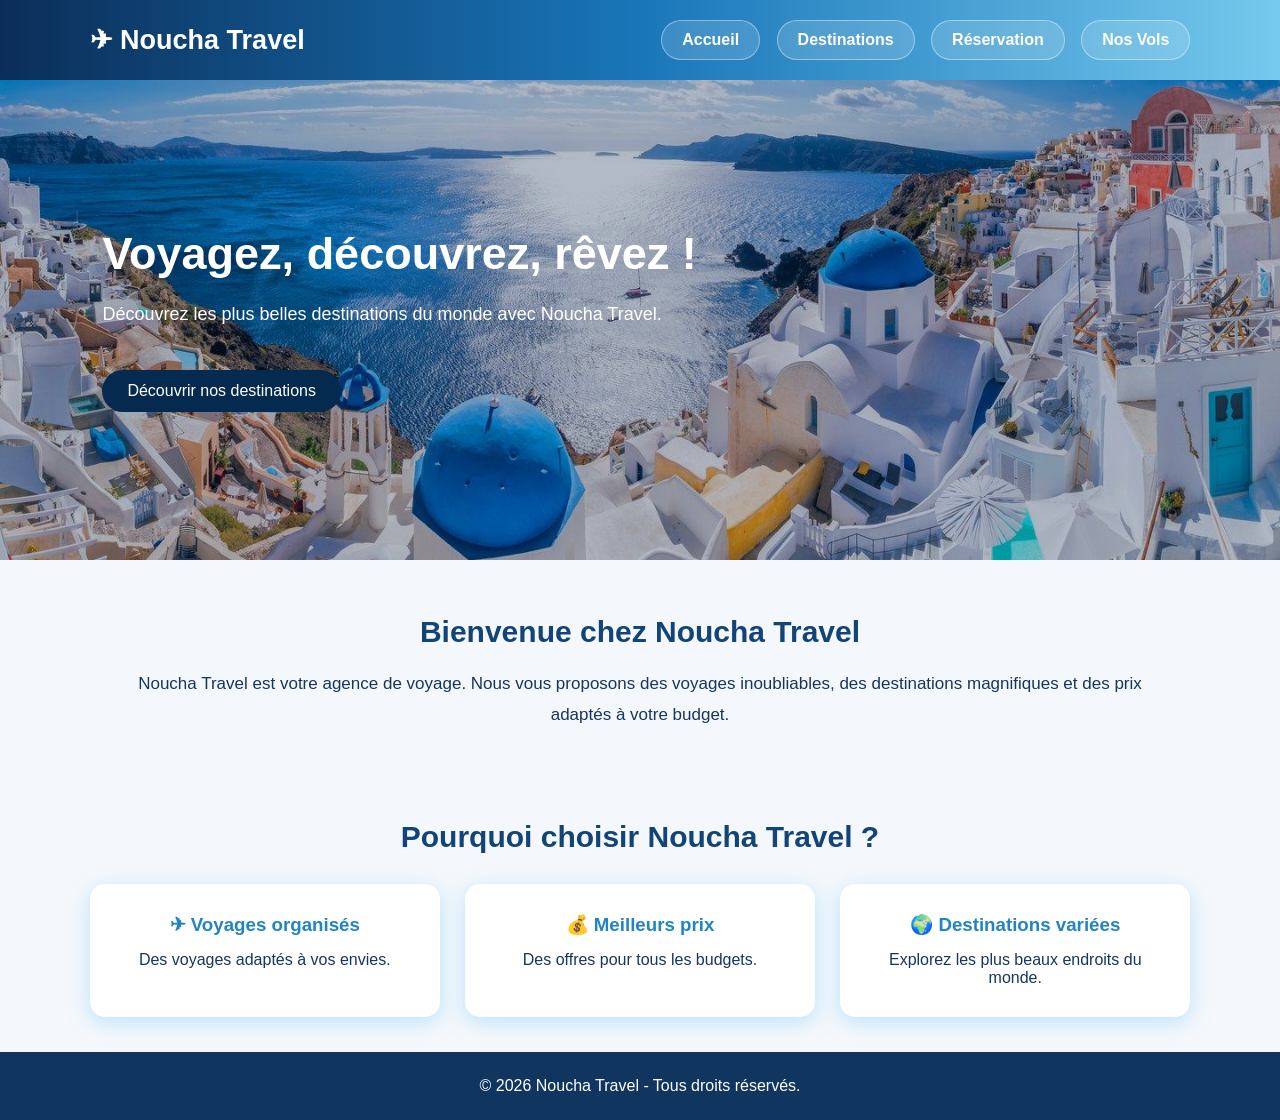
<file: index.html>
<!DOCTYPE html>
<html lang="fr">
<head>
    <meta charset="UTF-8">
    <meta name="viewport" content="width=device-width, initial-scale=1.0">
    <title>Noucha Travel - Accueil</title>
    <link rel="stylesheet" href="style.css">
</head>

<body>

<header>
    <h1>✈ Noucha Travel</h1>

    <nav>
        <a href="index.html">Accueil</a>
        <a href="destination.html">Destinations</a>
        <a href="reservation.html">Réservation</a>
        <a href="vols.html">Nos Vols</a>
    </nav>
</header>
<main>

<section class="hero">
    <div class="hero-content">
        <h2>Voyagez, découvrez, rêvez !</h2>
        <p>Découvrez les plus belles destinations du monde
           avec Noucha Travel.</p>

        <a href="destination.html" class="btn">
            Découvrir nos destinations
        </a>
    </div>
</section>

<section class="about">
    <h2>Bienvenue chez Noucha Travel</h2>

    <p>
        Noucha Travel est votre agence de voyage.
        Nous vous proposons des voyages inoubliables,
        des destinations magnifiques et des prix
        adaptés à votre budget.
    </p>
</section>

<section class="services">
    <h2>Pourquoi choisir Noucha Travel ?</h2>

    <div class="service-container">
        <div class="service">
            <h3>✈ Voyages organisés</h3>
            <p>Des voyages adaptés à vos envies.</p>
        </div>

        <div class="service">
            <h3>💰 Meilleurs prix</h3>
            <p>Des offres pour tous les budgets.</p>
        </div>

        <div class="service">
            <h3>🌍 Destinations variées</h3>
            <p>Explorez les plus beaux endroits du monde.</p>
        </div>
    </div>
</section>


<footer>
    <p>© 2026 Noucha Travel - Tous droits réservés.</p>
</footer
></main>
</body>
</html>
</file>
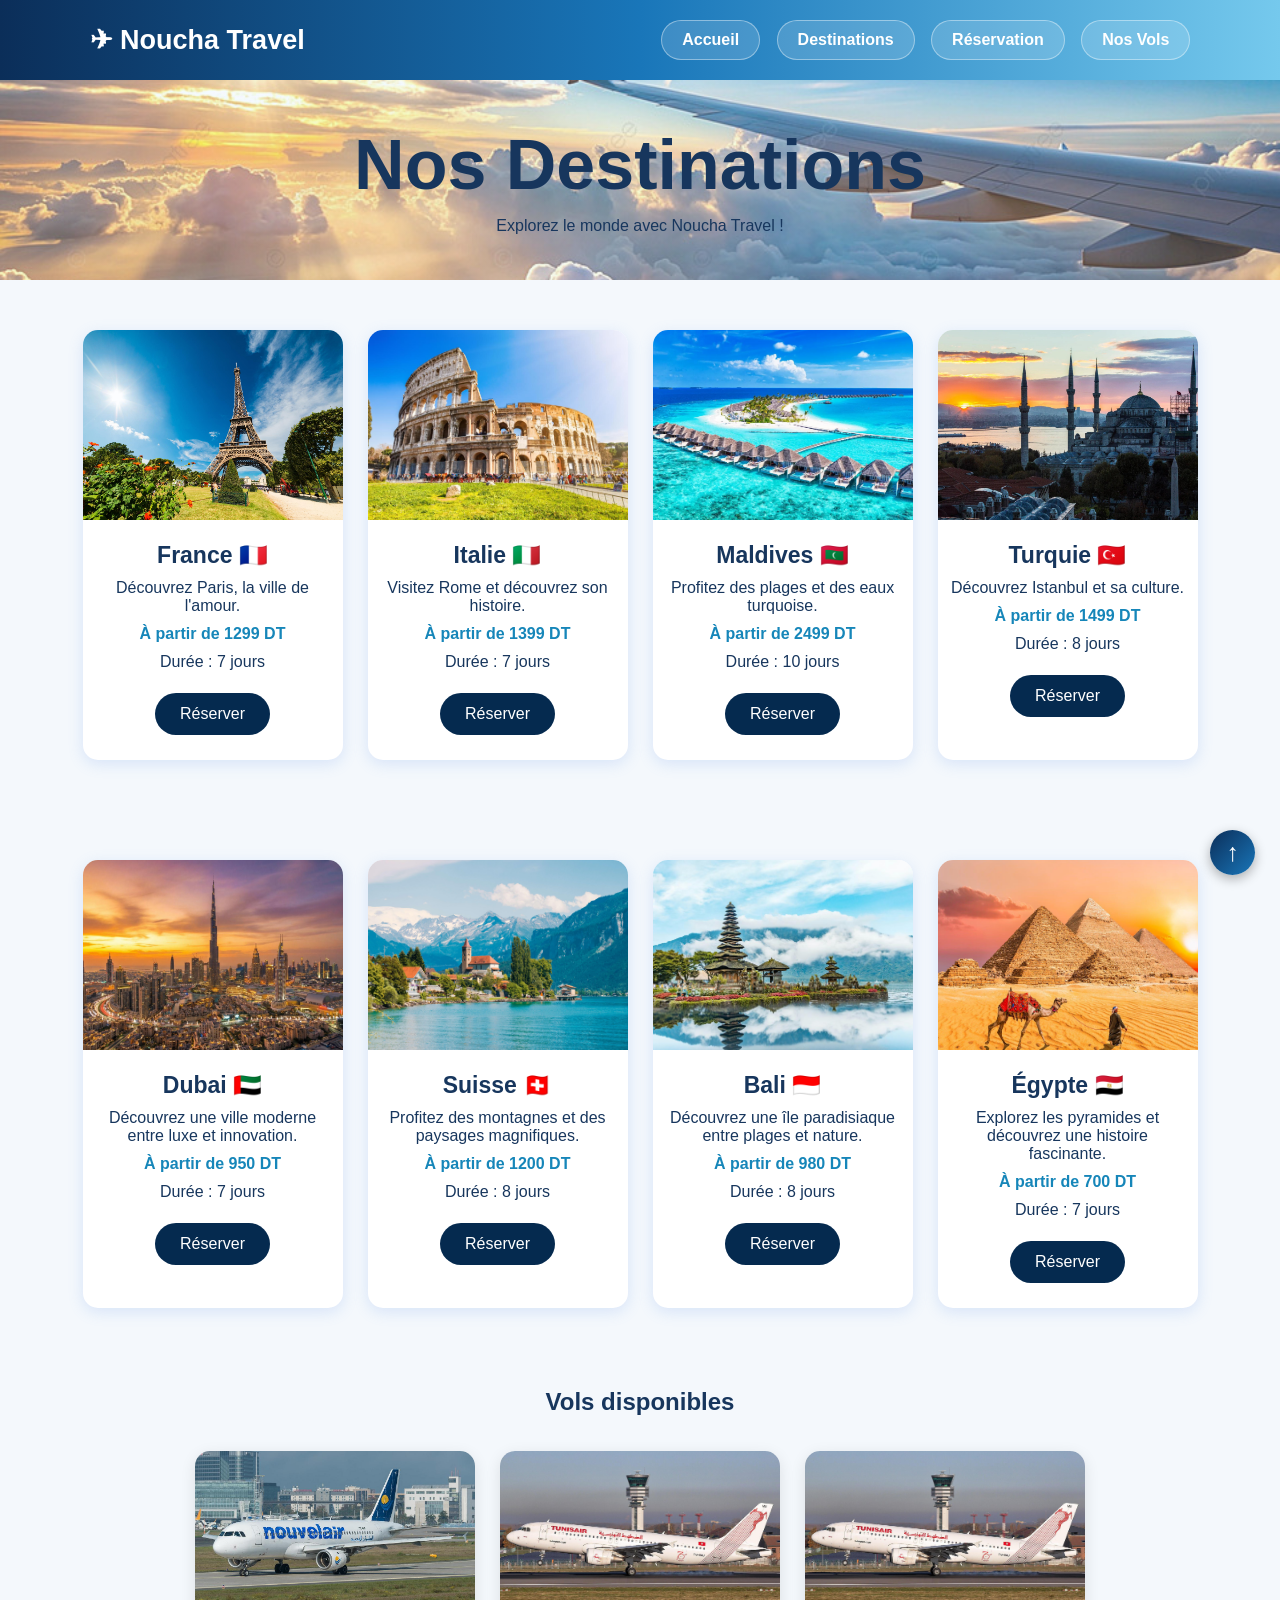
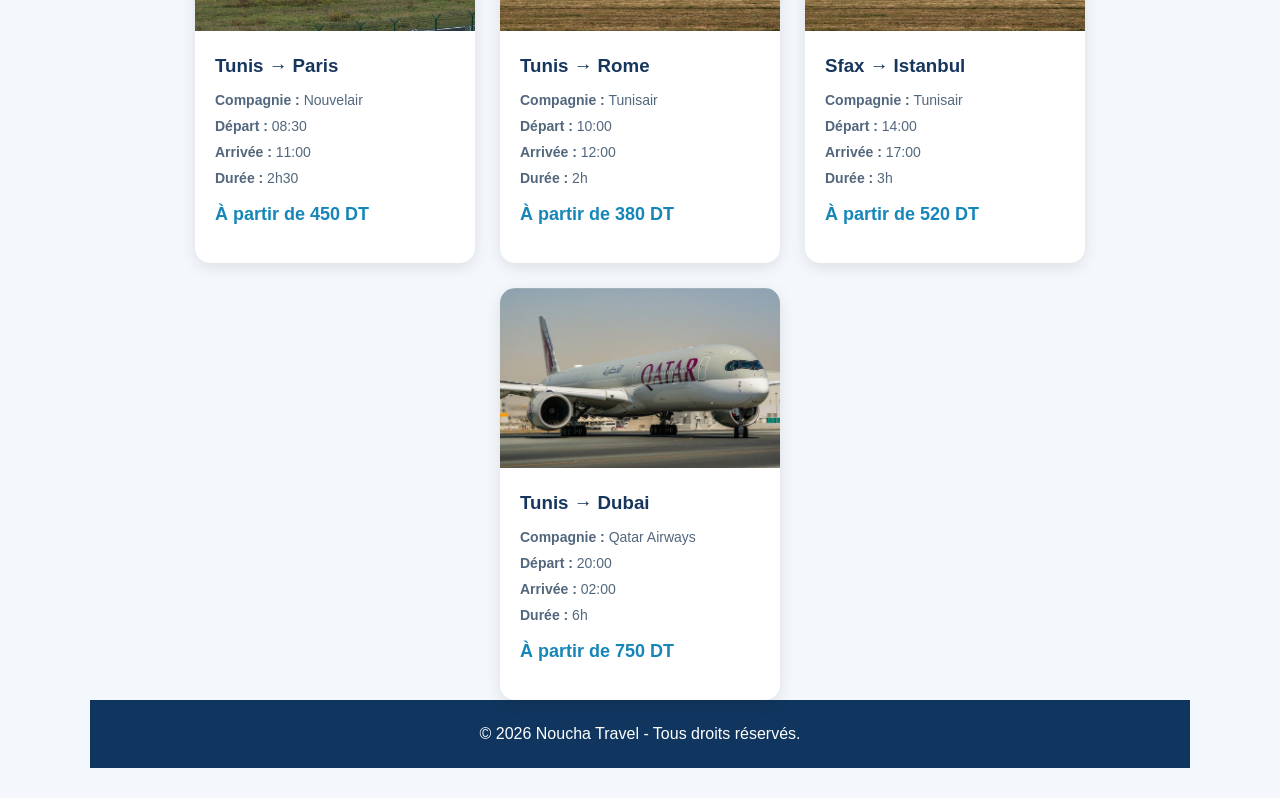
<file: destination.html>
<!DOCTYPE html>
<html lang="fr">
<head>
    <meta charset="UTF-8">
    <meta name="viewport" content="width=device-width, initial-scale=1.0">
    <title>Noucha Travel - Destinations</title>
    <link rel="stylesheet" href="style.css">
</head>

<body id="top">
<main>
<header>
    <h1>✈ Noucha Travel</h1>

    <nav>
        <a href="index.html">Accueil</a>
        <a href="destination.html">Destinations</a>
        <a href="reservation.html">Réservation</a>
        <a href="vols.html">Nos Vols</a>
    </nav>
</header>

<section class="page-title">
    <h2>Nos Destinations</h2>
    <p>Explorez le monde avec Noucha Travel !</p>
</section>

<section class="destinations">

    <div class="destination-card">
        <img src="p1.jpeg" alt="France">

        <h3>France 🇫🇷</h3>
        <p>Découvrez Paris, la ville de l'amour.</p>
        <p class="price">À partir de 1299 DT</p>
        <p>Durée : 7 jours</p>
        <a href="reservation.html" class="btn">Réserver</a>
    </div>

    <div class="destination-card">
        <img src="it.jpeg" alt="Italie">

        <h3>Italie 🇮🇹</h3>
        <p>Visitez Rome et découvrez son histoire.</p>
        <p class="price">À partir de 1399 DT</p>
        <p>Durée : 7 jours</p>
        <a href="reservation.html" class="btn">Réserver</a>
    </div>

    <div class="destination-card">
        <img src="mv.jpeg" alt="Maldives">

        <h3>Maldives 🇲🇻</h3>
        <p>Profitez des plages et des eaux turquoise.</p>
        <p class="price">À partir de 2499 DT</p>
        <p>Durée : 10 jours</p>
        <a href="reservation.html" class="btn">Réserver</a>
    </div>

    <div class="destination-card">
        <img src="tr.jpeg" alt="Turquie">

        <h3>Turquie 🇹🇷</h3>
        <p>Découvrez Istanbul et sa culture.</p>
        <p class="price">À partir de 1499 DT</p>
        <p>Durée : 8 jours</p>
        <a href="reservation.html" class="btn">Réserver</a>
    </div>
</section>

<section class="destinations">

    <div class="destination-card">
        <img src="dubai.jpeg" alt="Dubai">

        <h3>Dubai 🇦🇪</h3>
        <p>Découvrez une ville moderne entre luxe et innovation.</p>
        <p class="price">À partir de 950 DT</p>
        <p>Durée : 7 jours</p>
        <a href="reservation.html" class="btn">Réserver</a>
    </div>

    <div class="destination-card">
        <img src="suisse.jpeg" alt="Suisse">

        <h3>Suisse 🇨🇭</h3>
        <p>Profitez des montagnes et des paysages magnifiques.</p>
        <p class="price">À partir de 1200 DT</p>
        <p>Durée : 8 jours</p>
        <a href="reservation.html" class="btn">Réserver</a>
    </div>

    <div class="destination-card">
        <img src="bali.jpeg" alt="Bali">

        <h3>Bali 🇮🇩</h3>
        <p>Découvrez une île paradisiaque entre plages et nature.</p>
        <p class="price">À partir de 980 DT</p>
        <p>Durée : 8 jours</p>
        <a href="reservation.html" class="btn">Réserver</a>
    </div>

    <div class="destination-card">
        <img src="eyg.jpeg" alt="Égypte">

        <h3>Égypte 🇪🇬</h3>
        <p>Explorez les pyramides et découvrez une histoire fascinante.</p>
        <p class="price">À partir de 700 DT</p>
        <p>Durée : 7 jours</p>
        <a href="reservation.html" class="btn">Réserver</a>
    </div>

</section>
<section class="vols-section">

        <h2>Vols disponibles</h2>

        <section class="vols-container" id="listeVols">

            <!-- VOL 1 -->
            <article class="vol-card"
                data-depart="Tunis"
                data-arrivee="Paris">

                <img src="nouv.jpeg" alt="Avion Nouvelair">

                <div class="vol-info">

                    <h3>Tunis → Paris</h3>

                    <p><strong>Compagnie :</strong> Nouvelair</p>
                    <p><strong>Départ :</strong> 08:30</p>
                    <p><strong>Arrivée :</strong> 11:00</p>
                    <p><strong>Durée :</strong> 2h30</p>

                    <p class="price">
                        À partir de 450 DT
                    </p>

                </div>
            </article>

            <!-- VOL 2 -->
            <article class="vol-card"
                data-depart="Tunis"
                data-arrivee="Rome">

                <img src="tunisa.jpeg" alt="Avion Tunisair">

                <div class="vol-info">

                    <h3>Tunis → Rome</h3>

                    <p><strong>Compagnie :</strong> Tunisair</p>
                    <p><strong>Départ :</strong> 10:00</p>
                    <p><strong>Arrivée :</strong> 12:00</p>
                    <p><strong>Durée :</strong> 2h</p>

                    <p class="price">
                        À partir de 380 DT
                    </p>

                </div>
            </article>

            <!-- VOL 3 -->
            <article class="vol-card"
                data-depart="Sfax"
                data-arrivee="Istanbul">

                <img src="tunisa.jpeg" alt="Avion Tunisair">

                <div class="vol-info">

                    <h3>Sfax → Istanbul</h3>

                    <p><strong>Compagnie :</strong> Tunisair</p>
                    <p><strong>Départ :</strong> 14:00</p>
                    <p><strong>Arrivée :</strong> 17:00</p>
                    <p><strong>Durée :</strong> 3h</p>

                    <p class="price">
                        À partir de 520 DT
                    </p>

                </div>
            </article>

            <!-- VOL 4 -->
            <article class="vol-card"
                data-depart="Tunis"
                data-arrivee="Dubai">

                <img src="qatar.jpeg" alt="Avion Qatar Airways">

                <div class="vol-info">

                    <h3>Tunis → Dubai</h3>

                    <p><strong>Compagnie :</strong> Qatar Airways</p>
                    <p><strong>Départ :</strong> 20:00</p>
                    <p><strong>Arrivée :</strong> 02:00</p>
                    <p><strong>Durée :</strong> 6h</p>

                    <p class="price">
                        À partir de 750 DT
                    </p>

                </div>
            </article>
        </section>

<footer>
    <p>© 2026 Noucha Travel - Tous droits réservés.</p>
</footer>
</main>
<a href="#" class="back-to-top">↑</a>
<script src="controlejs.js" defer></script>
</body>
</html>
</file>
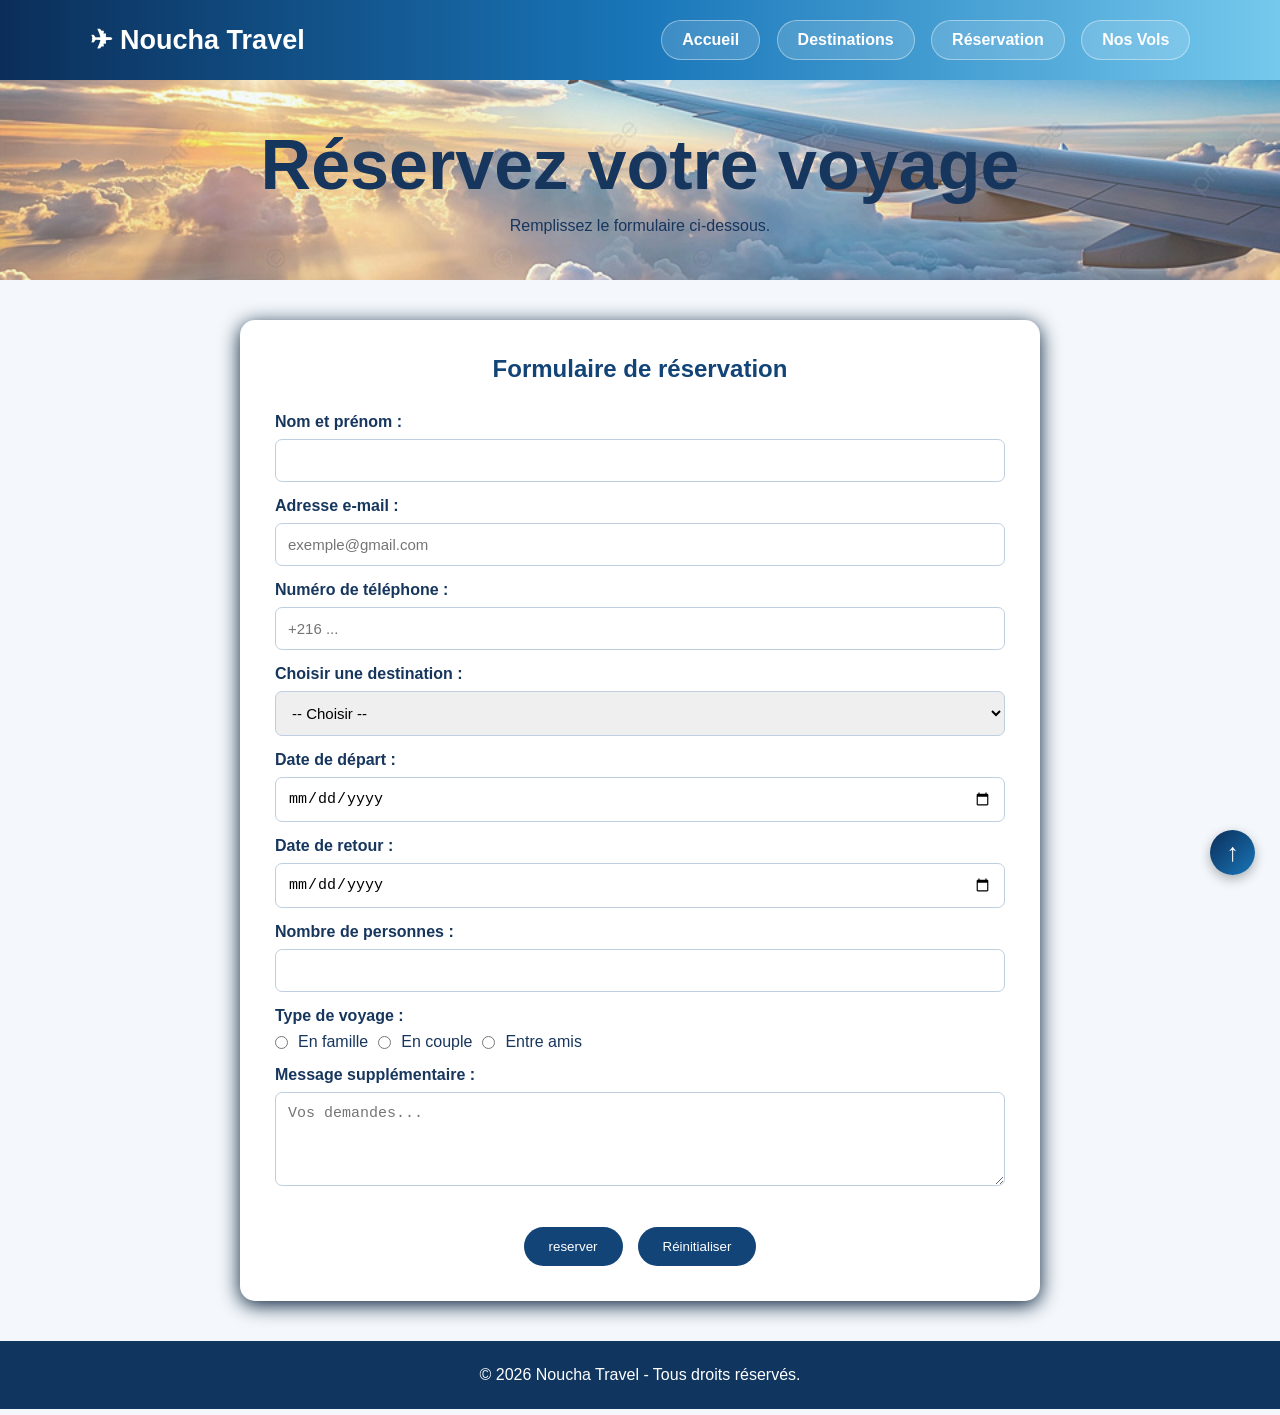
<file: reservation.html>
<!DOCTYPE html>
<html lang="fr">
<head>
    <meta charset="UTF-8">
    <meta name="viewport" content="width=device-width, initial-scale=1.0">
    <title>Noucha Travel - Réservation</title>
   <link rel="stylesheet" href="style.css">
</head>
<body id="top">

<header>
    <h1>✈ Noucha Travel</h1>

    <nav>
        <a href="index.html">Accueil</a>
        <a href="destination.html">Destinations</a>
        <a href="reservation.html">Réservation</a>
        <a href="vols.html">Nos Vols</a>
    </nav>
</header>
<main>
<section class="page-title">
    <h2>Réservez votre voyage</h2>
    <p>Remplissez le formulaire ci-dessous.</p>
</section>

<section class="form-container">

    <h2>Formulaire de réservation</h2>

   <form  method="post" novalidate id="formReservation">

         <label for="nom">Nom et prénom :</label>
        <input type="text" id="nom" name="nom" required>
        <label>Adresse e-mail :</label>
        <input type="email" name="email" placeholder="exemple@gmail.com" required>

        <label>Numéro de téléphone :</label>
        <input type="tel" name="telephone" placeholder="+216 ..." required>

        <label>Choisir une destination :</label>
        <select name="destination" required>
            <option value="">-- Choisir --</option>
            <option value="France">France</option>
            <option value="Italie">Italie</option>
            <option value="Maldives">Maldives</option>
            <option value="Turquie">Turquie</option>
        </select>
        <label>Date de départ :</label>
        <input type="date" id="datedep" name="datedep" required>
        <label>Date de retour :</label>
        <input type="date" id="dateret" name="dateret" required>
        <label>Nombre de personnes :</label>
        <input type="number" id="nbp" name="nbp" min="1" max="20" required>

        <label>Type de voyage :</label>
        <div class="radio-group">
            <input type="radio" name="type" value="Famille" required>
            <span>En famille</span>

            <input type="radio" name="type" value="Couple">
            <span>En couple</span>

            <input type="radio" name="type" value="Amis">
            <span>Entre amis</span>
        </div>

        <label>Message supplémentaire :</label>
        <textarea name="message" rows="4" placeholder="Vos demandes..."></textarea>

       <div class="form-buttons">

        <button type="submit" class="btn">
            reserver
        </button>

        <button type="reset" class="btn">
            Réinitialiser
        </button>

    </div>

    </form>
</section>


<footer>
    <p>© 2026 Noucha Travel - Tous droits réservés.</p>
</footer>
</main>
<a href="#" class="back-to-top">↑</a>
<script src="controlejs.js" defer></script>
</body>
</html>
</file>
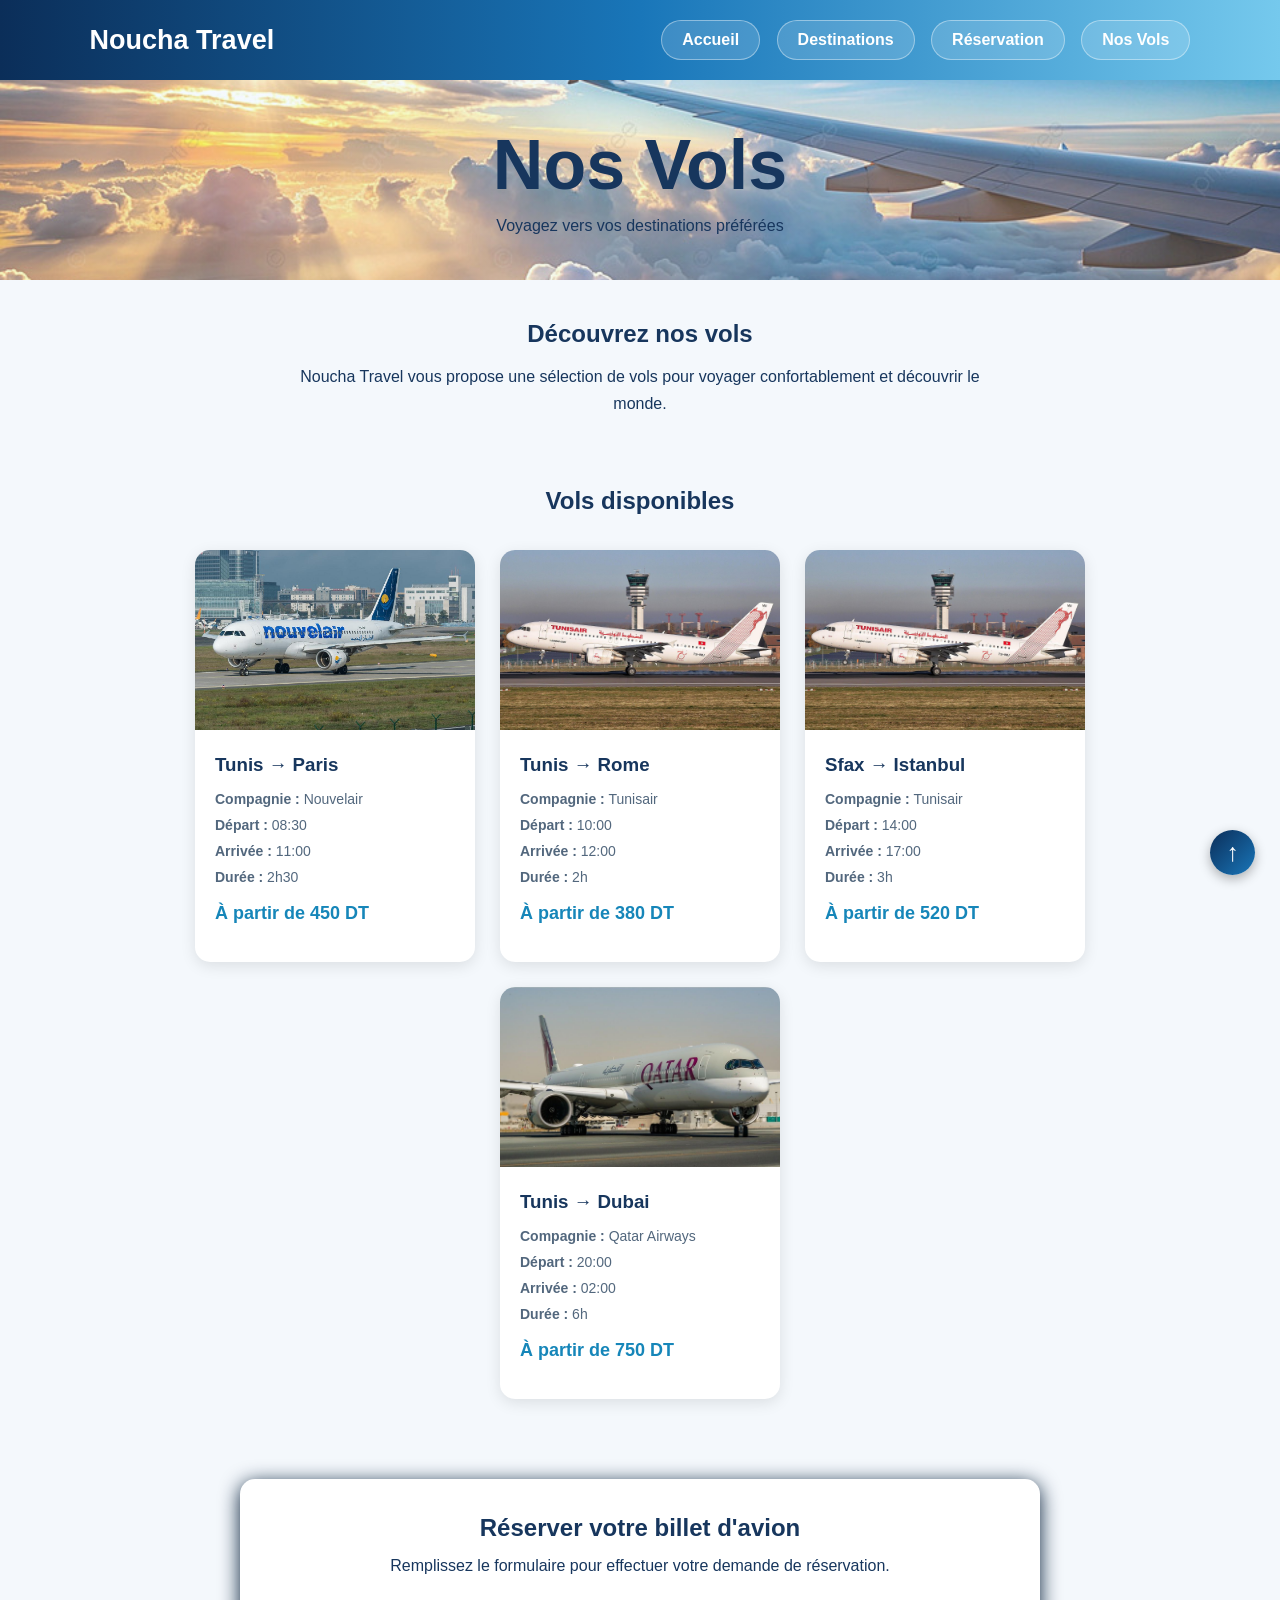
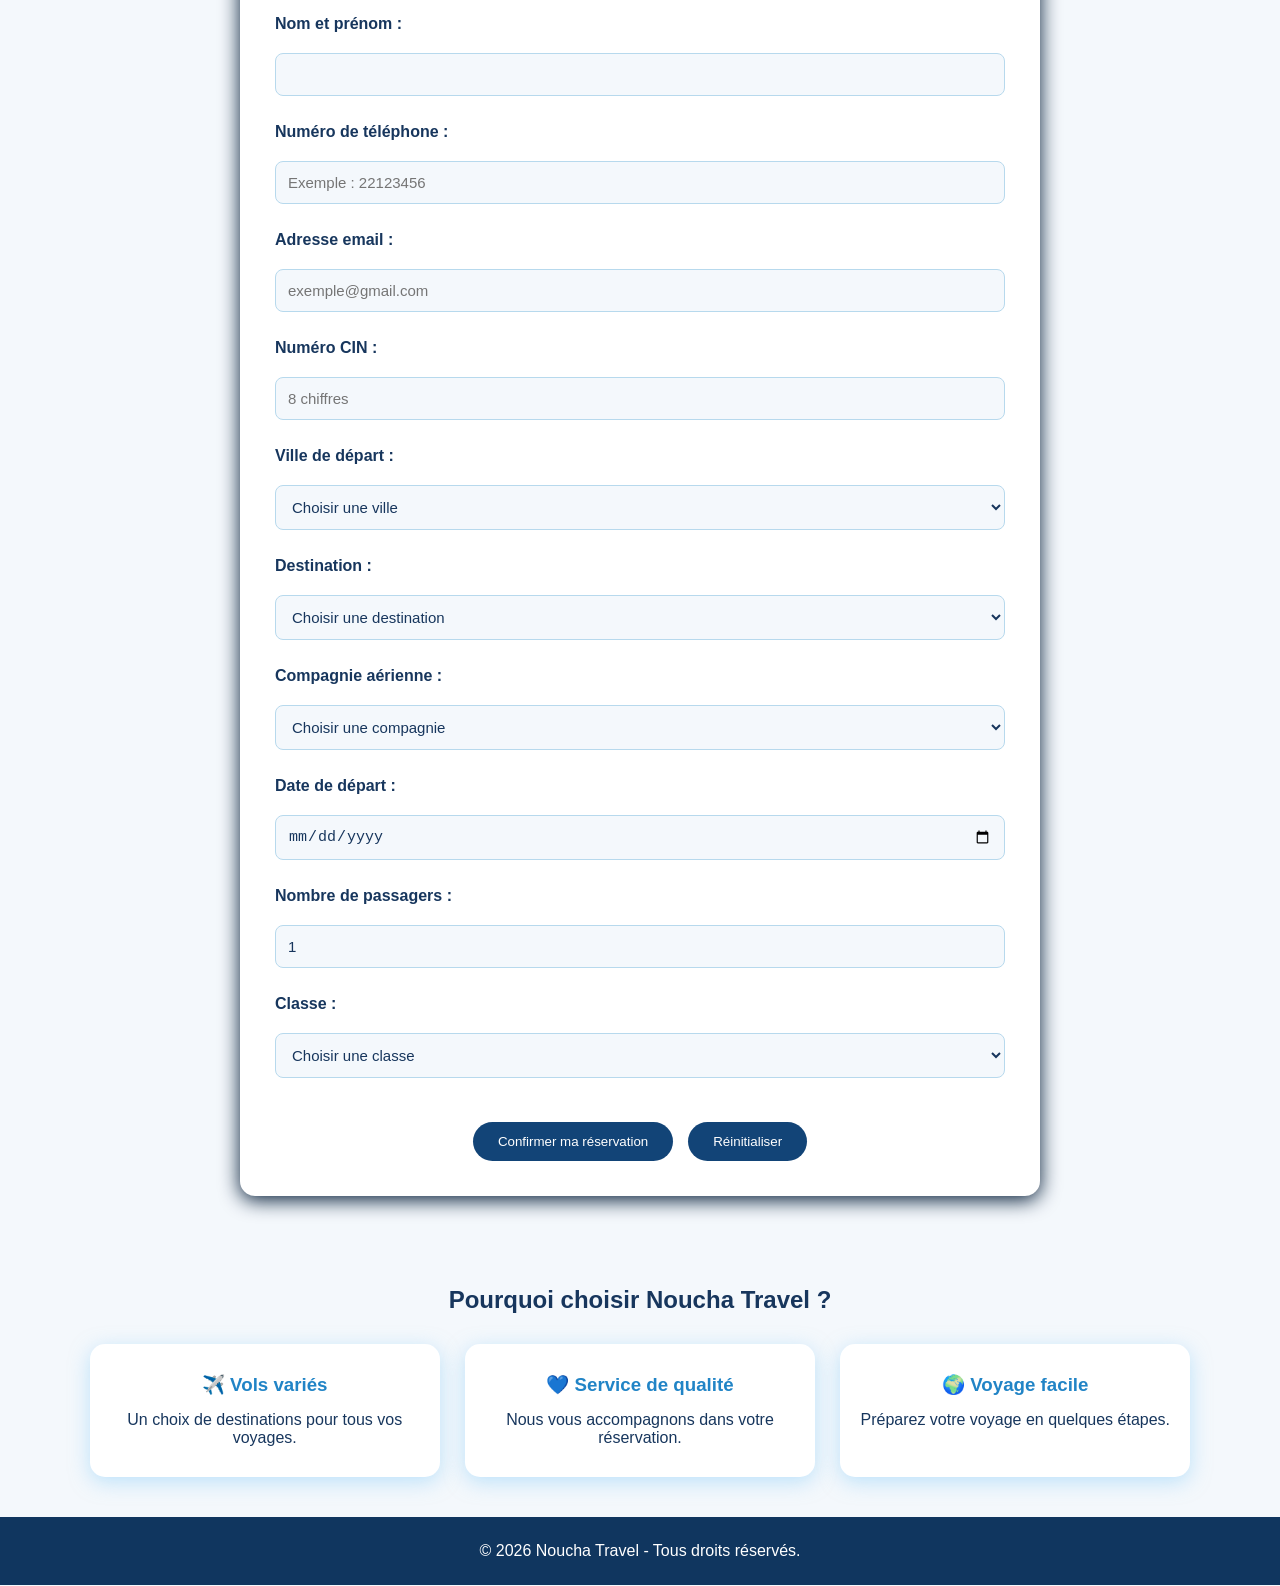
<file: vols.html>
<!DOCTYPE html>
<html lang="fr">

<head>
    <meta charset="UTF-8">
    <meta name="viewport" content="width=device-width, initial-scale=1.0">

    <title>Nos Vols | Noucha Travel</title>

    <link rel="stylesheet" href="style.css">
</head>

<body>
    <header>
        <h1>Noucha Travel</h1>

        <nav>
            <a href="index.html">Accueil</a>
            <a href="destination.html">Destinations</a>
            <a href="reservation.html">Réservation</a>
            <a href="vols.html">Nos Vols</a>
        </nav>
    </header>
    <main>
    <section class="page-title">
        <h2>Nos Vols</h2>
        <p>Voyagez vers vos destinations préférées</p>
    </section>
    <section class="vols-intro">
        <h2>Découvrez nos vols</h2>

        <p>
            Noucha Travel vous propose une sélection de vols
            pour voyager confortablement et découvrir le monde.
        </p>
    </section>
    <section class="vols-section">

        <h2>Vols disponibles</h2>

        <div class="vols-container" id="listeVols">

            <article class="vol-card"
                data-depart="Tunis"
                data-arrivee="Paris">

                <img src="nouv.jpeg" alt="Avion Nouvelair">

                <div class="vol-info">

                    <h3>Tunis → Paris</h3>

                    <p><strong>Compagnie :</strong> Nouvelair</p>
                    <p><strong>Départ :</strong> 08:30</p>
                    <p><strong>Arrivée :</strong> 11:00</p>
                    <p><strong>Durée :</strong> 2h30</p>

                    <p class="price">
                        À partir de 450 DT
                    </p>

                </div>
            </article>

            <article class="vol-card"
                data-depart="Tunis"
                data-arrivee="Rome">

                <img src="tunisa.jpeg" alt="Avion Tunisair">

                <div class="vol-info">

                    <h3>Tunis → Rome</h3>

                    <p><strong>Compagnie :</strong> Tunisair</p>
                    <p><strong>Départ :</strong> 10:00</p>
                    <p><strong>Arrivée :</strong> 12:00</p>
                    <p><strong>Durée :</strong> 2h</p>

                    <p class="price">
                        À partir de 380 DT
                    </p>

                </div>
            </article>

            <article class="vol-card"
                data-depart="Sfax"
                data-arrivee="Istanbul">

                <img src="tunisa.jpeg" alt="Avion Tunisair">

                <div class="vol-info">

                    <h3>Sfax → Istanbul</h3>

                    <p><strong>Compagnie :</strong> Tunisair</p>
                    <p><strong>Départ :</strong> 14:00</p>
                    <p><strong>Arrivée :</strong> 17:00</p>
                    <p><strong>Durée :</strong> 3h</p>

                    <p class="price">
                        À partir de 520 DT
                    </p>

                </div>
            </article>
            <article class="vol-card"
                data-depart="Tunis"
                data-arrivee="Dubai">

                <img src="qatar.jpeg" alt="Avion Qatar Airways">

                <div class="vol-info">

                    <h3>Tunis → Dubai</h3>

                    <p><strong>Compagnie :</strong> Qatar Airways</p>
                    <p><strong>Départ :</strong> 20:00</p>
                    <p><strong>Arrivée :</strong> 02:00</p>
                    <p><strong>Durée :</strong> 6h</p>

                    <p class="price">
                        À partir de 750 DT
                    </p>

                </div>
            </article>

        </div>

        <p id="aucunVol">
            Aucun vol ne correspond à votre recherche.
        </p>

    </section>

    <section class="form-container" id="reservationBillet">

        <h2>Réserver votre billet d'avion</h2>

        <p>
            Remplissez le formulaire pour effectuer votre demande
            de réservation.
        </p>

        
<form id="formBillet" novalidate>

    <label for="nom">Nom et prénom :</label>
    <input type="text" id="nom" name="nom" required>

    <label for="telephone">Numéro de téléphone :</label>
    <input type="tel" id="telephone"
           placeholder="Exemple : 22123456"
           maxlength="8" required>

    <label for="email">Adresse email :</label>
    <input type="email" id="email"
           placeholder="exemple@gmail.com" required>

    <label for="cin">Numéro CIN :</label>
    <input type="text" id="cin"
           placeholder="8 chiffres"
           maxlength="8" required>

    <label for="villeDepart">Ville de départ :</label>
    <select id="villeDepart" name="villeDepart" required>
        <option value="">Choisir une ville</option>
        <option value="Sfax">Sfax</option>
        <option value="Tunis">Tunis</option>
    </select>

    <label for="destination">Destination :</label>
    <select id="destination" name="destination" required>
        <option value="">Choisir une destination</option>
        <option value="Paris">Paris</option>
        <option value="Rome">Rome</option>
        <option value="Istanbul">Istanbul</option>
        <option value="Dubai">Dubai</option>
    </select>

    <label for="compagnie">Compagnie aérienne :</label>
    <select id="compagnie" name="compagnie" required>
        <option value="">Choisir une compagnie</option>
        <option value="Nouvelair">Nouvelair</option>
        <option value="Tunisair">Tunisair</option>
        <option value="Qatar Airways">Qatar Airways</option>
    </select>

    <label for="dateDepart">Date de départ :</label>
    <input type="date" id="dateDepart"
           name="dateDepart" required>

    <label for="passagers">Nombre de passagers :</label>
    <input type="number" id="passagers"
           name="passagers" min="1" max="10"
           value="1" required>

    <label for="classe">Classe :</label>
    <select id="classe" name="classe" required>
        <option value="">Choisir une classe</option>
        <option value="Économique">Économique</option>
        <option value="Business">Business</option>
    </select>

    <div class="form-buttons">

        <button type="submit" class="btn">
            Confirmer ma réservation
        </button>

        <button type="reset" class="btn">
            Réinitialiser
        </button>

    </div>

</form>


    </section>


    <section class="vols-info">

        <h2>Pourquoi choisir Noucha Travel ?</h2>

        <div class="service-container">

            <div class="service">
                <h3>✈️ Vols variés</h3>
                <p>Un choix de destinations pour tous vos voyages.</p>
            </div>

            <div class="service">
                <h3>💙 Service de qualité</h3>
                <p>Nous vous accompagnons dans votre réservation.</p>
            </div>

            <div class="service">
                <h3>🌍 Voyage facile</h3>
                <p>Préparez votre voyage en quelques étapes.</p>
            </div>

        </div>

    </section>
   <footer>
    <p>© 2026 Noucha Travel - Tous droits réservés.</p>
</footer>
</main>
<a href="#" class="back-to-top">↑</a>
<script src="controle_vols.js" defer></script>
</body>
</html>
</file>
<file: style.css>
*,*::after,*::before{
    margin: 0;
    padding: 0;
    box-sizing: border-box;
}

html,
body {
    min-height: 100%;
}

body {
    font-family: Arial, sans-serif;
    background-color: #f4f8fc;
    color: #17365d;

    min-height: 100vh;
    display: flex;
    flex-direction: column;
}

/* HEADER */

header {
    background: linear-gradient(90deg, #0b2e59, #1976b9, #75c9ed);
    padding: 20px 7%;
    display: flex;
    justify-content: space-between;
    align-items: center;
    box-shadow: 0px 5px 15px rgba(10, 45, 85, 0.4);
}
header h1 {
    color: white;
    font-size: 27px;
}


nav a {
    display: inline-block;
    text-decoration: none;
    color: white;
    background: rgba(255, 255, 255, 0.15);
    padding: 10px 20px;
    margin-left: 12px;
    border-radius: 25px;
    font-weight: bold;
    border: 1px solid rgba(255, 255, 255, 0.4);
    transition: all 0.3s ease;
}
/* HOVER */

nav a:hover {
    background-color: white;
    color: #124477;
    transform: scale(1.1);
    box-shadow: 0 5px 15px rgba(0, 0, 0, 0.2);
}

/* ACCUEIL */

.hero {
    height: 480px;
    background-image:
    linear-gradient(rgba(0,30,70,0.3), rgba(0,30,70,0.3)),
    url("p2.jpeg");
    background-size: cover;
    background-position: center;
    display: flex;
    align-items: center;
    padding: 50px 8%;
    color: white;
}

.hero-content {
    max-width: 600px;
}

.hero h2 {
    font-size: 45px;
    margin-bottom: 20px;
} 

.hero p {
    font-size: 18px;
    margin-bottom: 30px;
    line-height: 1.6;
}

.btn {
    display: inline-block;
    background-color: #052a4f;
    color: white;
    padding: 12px 25px;
    text-decoration: none;
    border-radius: 25px;
    margin-top: 12px;

    animation: float 2s ease-in-out infinite;
}

@keyframes float {
    0% {
        transform: translateY(0);
    }

    50% {
        transform: translateY(-5px);
    }

    100% {
        transform: translateY(0);
    }
}

.btn:hover {
    background-color: #3a6176;
}

/* ABOUT */

.about {
    text-align: center;
    padding: 55px 10%;
}

.about h2, .services h2 {
    font-size: 30px;
    margin-bottom: 20px;
    color: #124477;
}

.about p {
    font-size: 17px;
    line-height: 1.8;
}

/* SERVICES */

.services {
    text-align: center;
    padding: 35px 7%;
}

.service-container {
    display: flex;
    justify-content: center;
    gap: 25px;
    margin-top: 30px;
}

.service {
    background-color: white;
    padding: 30px 20px;
    border-radius: 15px;
    flex: 1;
    box-shadow: 0 5px 20px rgba(135, 206, 250, 0.5);
}

.service h3 {
    margin-bottom: 15px;
    color: #2184c6;
}

/* TITRES DES PAGES */

.page-title {
    text-align: center;
    padding: 45px 15px;
    background: 
        linear-gradient(rgba(220, 238, 255, 0.25), rgba(220, 238, 255, 0.25)),
        url("f.jpg");

    background-size: cover;
    background-position: center;
    background-repeat: no-repeat;
}

.page-title h2 {
    font-size: 70px;
    margin-bottom: 12px;
}

/* DESTINATIONS */

.destinations {
    display: flex;
    justify-content: center;
    flex-wrap: wrap;
    gap: 25px;
    padding: 50px 5%;
}

.destination-card {
    background-color: white;
    width: 260px;
    text-align: center;
    padding-bottom: 25px;
    border-radius: 15px;
    overflow: hidden;
    box-shadow: 0 4px 15px rgba(100, 149, 237, 0.20);

    transition: transform 0.3s ease;
}

.destination-card:hover {
    transform: scale(1.05);
}
.destination-card img {
    width: 100%;
    height: 190px;
    object-fit: cover;
}

.destination-card h3 {
    margin: 18px 0 10px;
    font-size: 23px;
}

.destination-card p {
    margin: 10px;
}

.price {
    color: #1686b9;
    font-weight: bold;
}

/* FORMULAIRE */

.form-container {
    background-color: white;
    width: 100%;
    max-width: 800px;
    margin: 40px auto;
    padding: 35px;
    border-radius: 15px;
    box-shadow: 0 4px 20px #031c37;
}

.form-container h2 {
    text-align: center;
    margin-bottom: 30px;
    color: #124477;
}

form label {
    display: block;
    font-weight: bold;
    margin: 15px 0 8px;
}

form input:not([type="radio"]),
form select,
form textarea {
    width: 100%;
    padding: 12px;
    border: 1px solid #bdcfe0;
    border-radius: 7px;
    font-size: 15px;
}
.radio-group {
    display: flex;
    align-items: center;
    gap: 10px;
    flex-wrap: wrap;
}

.form-buttons {
    display: flex;
    justify-content: center;
    gap: 15px;
    margin-top: 25px;
}

.form-buttons button {
    padding: 12px 25px;
    border: none;
    border-radius: 20px;
    background-color: #124477;
    color: white;
    cursor: pointer;
}

.form-buttons .reset {
    background-color: #7c8da0;
}

.form-buttons button:hover {
    opacity: 0.8;
}

/* FOOTER */
footer {
    background-color: #10365f;
    color: white;
    text-align: center;
    padding: 25px;
    margin-top: auto;
}
main {
    flex: 1;
}

/* RESPONSIVE */

@media (max-width: 700px) {

    header {
        flex-direction: column;
        gap: 20px;
    }

    nav a {
        margin: 5px;
        font-size: 14px;
    }

    .hero h2 {
        font-size: 30px;
    }

    .service-container {
        flex-direction: column;
    }

    .form-container {
        width: 92%;
        padding: 20px;
    }
}
form input:focus,
form select:focus,
form textarea:focus {
    background-color: #124477;
    color: white;
    outline: 2px solid #42a5d9;
}

form input:focus::placeholder,
form textarea:focus::placeholder {
    color: white;
}
/* RETOUR EN HAUT */
.back-to-top {
    position: fixed;
    bottom: 25px;
    right: 25px;
    width: 45px;
    height: 45px;
    background: linear-gradient(135deg, #0b2e59, #1976b9);
    color: white;
    text-decoration: none;
    font-size: 25px;
    font-weight: bold;
    display: flex;
    justify-content: center;
    align-items: center;
    border-radius: 50%;
    box-shadow: 0 4px 12px rgba(0, 0, 0, 0.3);
    transition: all 0.3s ease;
}

.back-to-top:hover {
    background: #75c9ed;
    color: #0b2e59;
    transform: translateY(-5px);
}
html {
    scroll-behavior: smooth;
}

/* =========================
   PAGE NOS VOLS
========================= */

.vols-intro {
    text-align: center;
    padding: 40px 20px;
}

.vols-intro h2 {
    color: #17365d;
    margin-bottom: 15px;
}

.vols-intro p {
    max-width: 700px;
    margin: auto;
    line-height: 1.7;
}


/* RECHERCHE */

.recherche-vols {
    background-color: white;
    max-width: 900px;
    margin: 20px auto 50px;
    padding: 30px;
    border-radius: 15px;
    box-shadow: 0 4px 15px rgba(0, 0, 0, 0.08);
}

.recherche-vols h2 {
    text-align: center;
    margin-bottom: 25px;
    color: #17365d;
}

#formRechercheVol {
    display: flex;
    flex-wrap: wrap;
    align-items: end;
    justify-content: center;
    gap: 20px;
}

.champ-vol {
    display: flex;
    flex-direction: column;
    gap: 8px;
    flex: 1;
    min-width: 180px;
}

.champ-vol label {
    font-weight: bold;
    color: #17365d;
}

.champ-vol select {
    padding: 12px;
    border: 1px solid #b7d9ed;
    border-radius: 8px;
    background-color: #f4f8fc;
    color: #17365d;
    outline: none;
}

.champ-vol select:focus {
    border-color: #1976b9;
}

#messageRecherche {
    text-align: center;
    color: #1976b9;
    margin-top: 20px;
    font-weight: bold;
}


/* CARTES DES VOLS */

.vols-section {
    padding: 30px 7%;
}

.vols-section > h2 {
    text-align: center;
    color: #17365d;
    margin-bottom: 35px;
}

.vols-container {
    display: flex;
    flex-wrap: wrap;
    justify-content: center;
    gap: 25px;
}

.vol-card {
    background-color: white;
    width: 280px;
    border-radius: 15px;
    overflow: hidden;
    box-shadow: 0 4px 15px rgba(0, 0, 0, 0.10);
    transition: 0.3s;
}

.vol-card:hover {
    transform: translateY(-8px);
    box-shadow: 0 8px 20px rgba(25, 118, 185, 0.20);
}

.vol-card img {
    width: 100%;
    height: 180px;
    object-fit: cover;
}

.vol-info {
    padding: 20px;
}

.vol-info h3 {
    color: #17365d;
    margin-bottom: 15px;
}

.vol-info p {
    margin: 10px 0;
    color: #52677d;
    font-size: 14px;
}

.vol-info .price {
    color: #1686b9;
    font-size: 18px;
    font-weight: bold;
    margin: 18px 0;
}
/* MESSAGE AUCUN VOL */

#aucunVol {
    display: none;
    text-align: center;
    color: #b83232;
    font-weight: bold;
    margin: 30px 0;
}
/* INFORMATIONS */

.vols-info {
    padding: 40px 7%;
    text-align: center;
}

.vols-info h2 {
    color: #17365d;
    margin-bottom: 30px;
}


/* RESPONSIVE */

@media (max-width: 700px) {

    .recherche-vols {
        margin: 20px;
        padding: 20px;
    }

    #formRechercheVol {
        flex-direction: column;
        align-items: stretch;
    }

    .champ-vol {
        width: 100%;
    }

    .vol-card {
        width: 100%;
        max-width: 350px;
    }

    .vols-section {
        padding: 20px;
    }

}

/* FORMULAIRE RESERVATION BILLET */

#reservationBillet {
    margin: 50px auto;
}

#reservationBillet h2 {
    text-align: center;
    color: #17365d;
    margin-bottom: 15px;
}

#reservationBillet > p {
    text-align: center;
    margin-bottom: 25px;
}

#formBillet {
    display: flex;
    flex-direction: column;
    gap: 12px;
}

#formBillet label {
    font-weight: bold;
    color: #17365d;
}

#formBillet input,
#formBillet select {
    width: 100%;
    padding: 12px;
    border: 1px solid #b7d9ed;
    border-radius: 8px;
    background-color: #f4f8fc;
    color: #17365d;
}

#formBillet input:focus,
#formBillet select:focus {
    outline: none;
    border-color: #1976b9;
}

#formBillet .form-buttons {
    display: flex;
    flex-wrap: wrap;
    justify-content: center;
    gap: 15px;
    margin-top: 20px;
}

#messageBillet {
    text-align: center;
    font-weight: bold;
    margin-top: 15px;
}
</file>
